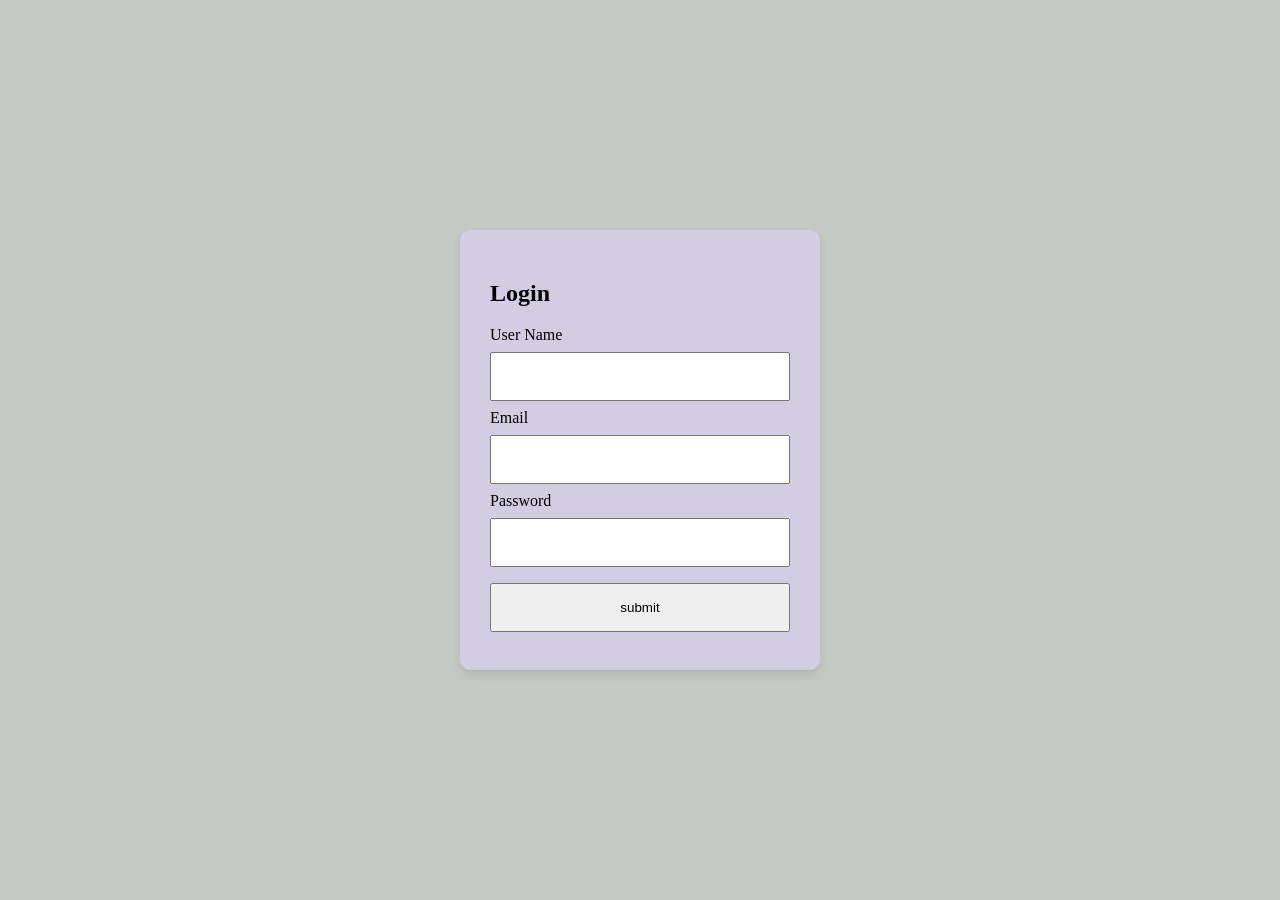
<file: Index.html>
<!DOCTYPE html>
<html>
<head>
    <title>Intern Management - Login</title>

    <style>
        body {
            font-family: 'Times New Roman', Times, serif;
            background-color: #c4c9c3;
            display: flex;
            justify-content: center;
            align-items: center;
            min-height: 100vh;
            margin: 0;
        }

        form {
            width: 300px;
            padding: 30px;
            background-color: rgb(210, 205, 224);
            border-radius: 10px;
            box-shadow: 0 4px 10px rgba(0, 0, 0, 0.1);
        }

        input, button {
            width: 100%;
            padding: 15px;
            margin: 8px 0;
            box-sizing: border-box;
        }
    </style>
</head>

<body>
    <form action="intern.php" method="POST">

        <h2>Login</h2>

        <label for="username">User Name</label>
        <input type="text" id="username"
               name="username" required>

        <label for="email">Email</label>
        <input type="email" id="email"
               name="email" required>

        <label for="password">Password</label>
        <input type="password" id="password"
               name="password" required>

        <button type="submit" name="sub" value="sub">submit</button>

    </form>
</body>
</html>
</file>
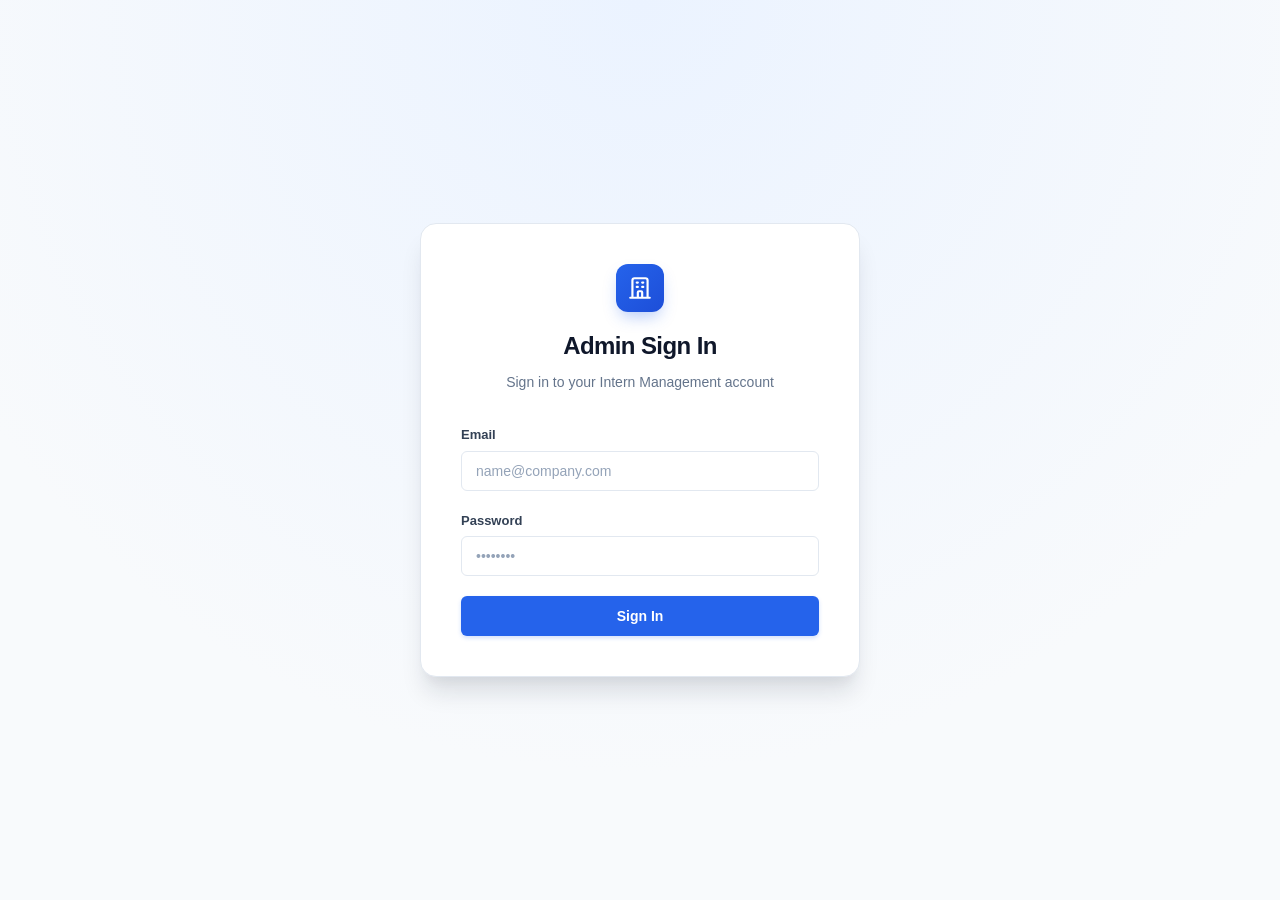
<file: adminlogin.html>
<!DOCTYPE html>
<html lang="en">
<head>
    <meta charset="UTF-8">
    <meta name="viewport" content="width=device-width, initial-scale=1.0">
    <title>Sign In - Intern Management System</title>
    <link rel="stylesheet" href="style.css">
</head>
<body>
    <div class="auth-wrapper">
        <div class="auth-card">
            <div class="auth-header">
                <div class="brand-badge">
                    <svg fill="none" stroke="currentColor" viewBox="0 0 24 24" xmlns="http://www.w3.org/2000/svg">
                        <path stroke-linecap="round" stroke-linejoin="round" stroke-width="2" d="M19 21V5a2 2 0 00-2-2H7a2 2 0 00-2 2v16m14 0h2m-2 0h-5m-9 0H3m2 0h5M9 7h1m-1 4h1m4-4h1m-1 4h1m-5 10v-5a1 1 0 011-1h2a1 1 0 011 1v5m-4 0h4"></path>
                    </svg>
                </div>
                <h2>Admin Sign In</h2>
                <p>Sign in to your Intern Management account</p>
            </div>

            <form action="adminlogin.php" method="POST">
                <div class="form-group">
                    <label for="email">Email</label>
                    <input type="email" id="email" name="email" class="form-control" placeholder="name@company.com" required autocomplete="email">
                </div>

                <div class="form-group">
                    <label for="password">Password</label>
                    <input type="password" id="password" name="password" class="form-control" placeholder="••••••••" required autocomplete="current-password">
                </div>

                <button type="submit" name="sub" value="sub" class="btn btn-primary btn-block">
                    Sign In
                </button>
            </form>

            
        </div>
    </div>
</body>
</html>
</file>
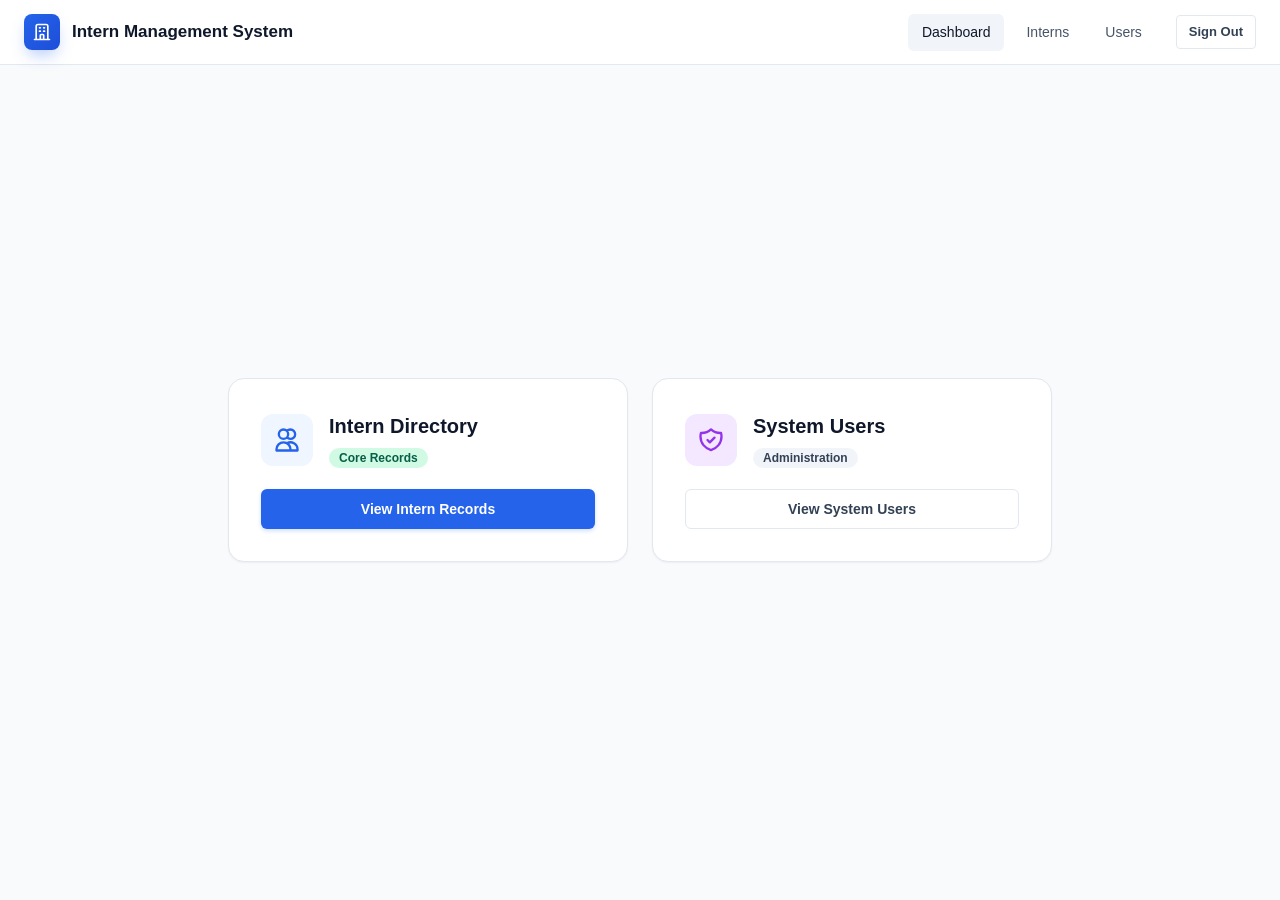
<file: dashboard.html>
<!DOCTYPE html>
<html lang="en">

<head>
    <meta charset="UTF-8">
    <meta name="viewport" content="width=device-width, initial-scale=1.0">
    <title>Intern Dashboard </title>
    <link rel="stylesheet" href="style.css">

    <style>
        body {
            margin: 0;
            min-height: 100vh;
        }

        .dashboard-main {
            min-height: calc(100vh - 90px);
            display: flex;
            justify-content: center;
            align-items: center;
            padding: 30px 20px;
            box-sizing: border-box;
        }

        .dashboard-hero {
            background: linear-gradient(135deg, #1e293b 0%, #0f172a 100%);
            color: #ffffff;
            border-radius: var(--radius-lg);
            padding: 40px;
            margin-bottom: 32px;
            box-shadow: var(--shadow-lg);
            position: relative;
            overflow: hidden;
        }

        .dashboard-hero::after {
            content: '';
            position: absolute;
            top: -50%;
            right: -10%;
            width: 360px;
            height: 360px;
            background: radial-gradient(
                circle,
                rgba(37, 99, 235, 0.25) 0%,
                rgba(37, 99, 235, 0) 70%
            );
            border-radius: 50%;
            pointer-events: none;
        }

        .hero-title {
            font-size: 28px;
            font-weight: 700;
            margin-bottom: 8px;
            letter-spacing: -0.02em;
        }

        .hero-subtitle {
            font-size: 15px;
            color: var(--slate-400);
            max-width: 600px;
            line-height: 1.6;
        }

        /* Center both module cards */
        .portal-grid {
            display: grid;
            grid-template-columns: repeat(2, minmax(0, 400px));
            justify-content: center;
            align-items: stretch;
            gap: 24px;
            width: 100%;
            max-width: 850px;
            margin: 0 auto;
        }

        .module-card {
            background: var(--card-bg);
            border: 1px solid var(--slate-200);
            border-radius: var(--radius-lg);
            padding: 32px;
            box-shadow: var(--shadow-sm);
            transition: all 0.2s ease-in-out;
            display: flex;
            flex-direction: column;
            justify-content: space-between;
        }

        .module-card:hover {
            box-shadow: var(--shadow-xl);
            transform: translateY(-3px);
            border-color: #cbd5e1;
        }

        .module-header {
            display: flex;
            align-items: center;
            gap: 16px;
            margin-bottom: 20px;
        }

        .module-icon {
            width: 52px;
            height: 52px;
            border-radius: 12px;
            display: flex;
            align-items: center;
            justify-content: center;
            flex-shrink: 0;
        }

        .icon-interns {
            background-color: var(--primary-light);
            color: var(--primary);
        }

        .icon-users {
            background-color: #f3e8ff;
            color: #9333ea;
        }

        .module-icon svg {
            width: 28px;
            height: 28px;
        }

        .module-title {
            font-size: 20px;
            font-weight: 700;
            color: var(--slate-900);
            margin-bottom: 4px;
        }

        .module-desc {
            font-size: 14px;
            color: var(--slate-500);
            line-height: 1.6;
            margin-bottom: 28px;
        }

        .module-actions {
            display: flex;
            gap: 12px;
            flex-wrap: wrap;
        }

        .stats-grid {
            display: grid;
            grid-template-columns: repeat(auto-fit, minmax(220px, 1fr));
            gap: 16px;
        }

        .stat-card {
            background: #ffffff;
            border: 1px solid var(--slate-200);
            border-radius: var(--radius-md);
            padding: 20px;
        }

        .stat-label {
            font-size: 12px;
            font-weight: 600;
            color: var(--slate-500);
            text-transform: uppercase;
            letter-spacing: 0.05em;
            margin-bottom: 6px;
        }

        .stat-value {
            font-size: 20px;
            font-weight: 700;
            color: var(--slate-900);
        }

        /* Responsive layout */
        @media (max-width: 850px) {
            .portal-grid {
                grid-template-columns: minmax(0, 400px);
            }

            .dashboard-main {
                padding: 30px 15px;
            }
        }
    </style>
</head>

<body>

    <!-- Navigation Header -->
    <header class="app-nav">
        <div class="nav-container">

            <a href="dashboard.html" class="nav-brand">

                <span class="brand-badge"
                      style="width: 36px; height: 36px; margin: 0; border-radius: 8px;">

                    <svg fill="none" stroke="currentColor"
                         viewBox="0 0 24 24"
                         style="width: 20px; height: 20px;">

                        <path stroke-linecap="round"
                              stroke-linejoin="round"
                              stroke-width="2"
                              d="M19 21V5a2 2 0 00-2-2H7a2 2 0 00-2 2v16m14 0h2m-2 0h-5m-9 0H3m2 0h5M9 7h1m-1 4h1m4-4h1m-1 4h1m-5 10v-5a1 1 0 011-1h2a1 1 0 011 1v5m-4 0h4">
                        </path>
                    </svg>

                </span>

                <span>Intern Management System</span>
            </a>

            <nav class="nav-links">
                <a href="dashboard.html" class="nav-link active">
                    Dashboard
                </a>

                <a href="view_interninfo.php" class="nav-link">
                    Interns
                </a>

                <a href="view_userinfo.php" class="nav-link">
                    Users
                </a>

                <a href="login.html"
                   class="btn btn-secondary btn-sm"
                   style="margin-left: 12px;">
                    Sign Out
                </a>
            </nav>

        </div>
    </header>


    <!-- Main Dashboard Content -->
    <main class="dashboard-main">

        <div class="portal-grid">

            <!-- Intern Module Card -->
            <div class="module-card">

                <div>
                    <div class="module-header">

                        <div class="module-icon icon-interns">

                            <svg fill="none"
                                 stroke="currentColor"
                                 viewBox="0 0 24 24">

                                <path stroke-linecap="round"
                                      stroke-linejoin="round"
                                      stroke-width="2"
                                      d="M12 4.354a4 4 0 110 5.292M15 21H3v-1a6 6 0 0112 0v1zm0 0h6v-1a6 6 0 00-9-5.197M13 7a4 4 0 11-8 0 4 4 0 018 0z">
                                </path>
                            </svg>

                        </div>

                        <div>
                            <h2 class="module-title">
                                Intern Directory
                            </h2>

                            <span class="badge badge-active">
                                Core Records
                            </span>
                        </div>

                    </div>
                </div>

                <div class="module-actions">

                    <form action="view_interninfo.php"
                          style="margin: 0; flex: 1;">

                        <button type="submit"
                                class="btn btn-primary btn-block">
                            View Intern Records
                        </button>

                    </form>


                </div>

            </div>


            <!-- User Module Card -->
            <div class="module-card">

                <div>
                    <div class="module-header">

                        <div class="module-icon icon-users">

                            <svg fill="none"
                                 stroke="currentColor"
                                 viewBox="0 0 24 24">

                                <path stroke-linecap="round"
                                      stroke-linejoin="round"
                                      stroke-width="2"
                                      d="M9 12l2 2 4-4m5.618-4.016A11.955 11.955 0 0112 2.944a11.955 11.955 0 01-8.618 3.04A12.02 12.02 0 003 9c0 5.591 3.824 10.29 9 11.622 5.176-1.332 9-6.03 9-11.622 0-1.042-.133-2.052-.382-3.016z">
                                </path>
                            </svg>

                        </div>

                        <div>
                            <h2 class="module-title">
                                System Users
                            </h2>

                            <span class="badge"
                                  style="background-color: #f1f5f9; color: var(--slate-700);">
                                Administration
                            </span>
                        </div>

                    </div>
                </div>

                <div class="module-actions">

                    <form action="view_userinfo.php"
                          style="margin: 0; width: 100%;">

                        <button type="submit"
                                class="btn btn-secondary btn-block">
                            View System Users
                        </button>

                    </form>

                </div>

            </div>

        </div>

    </main>

</body>
</html>
</file>
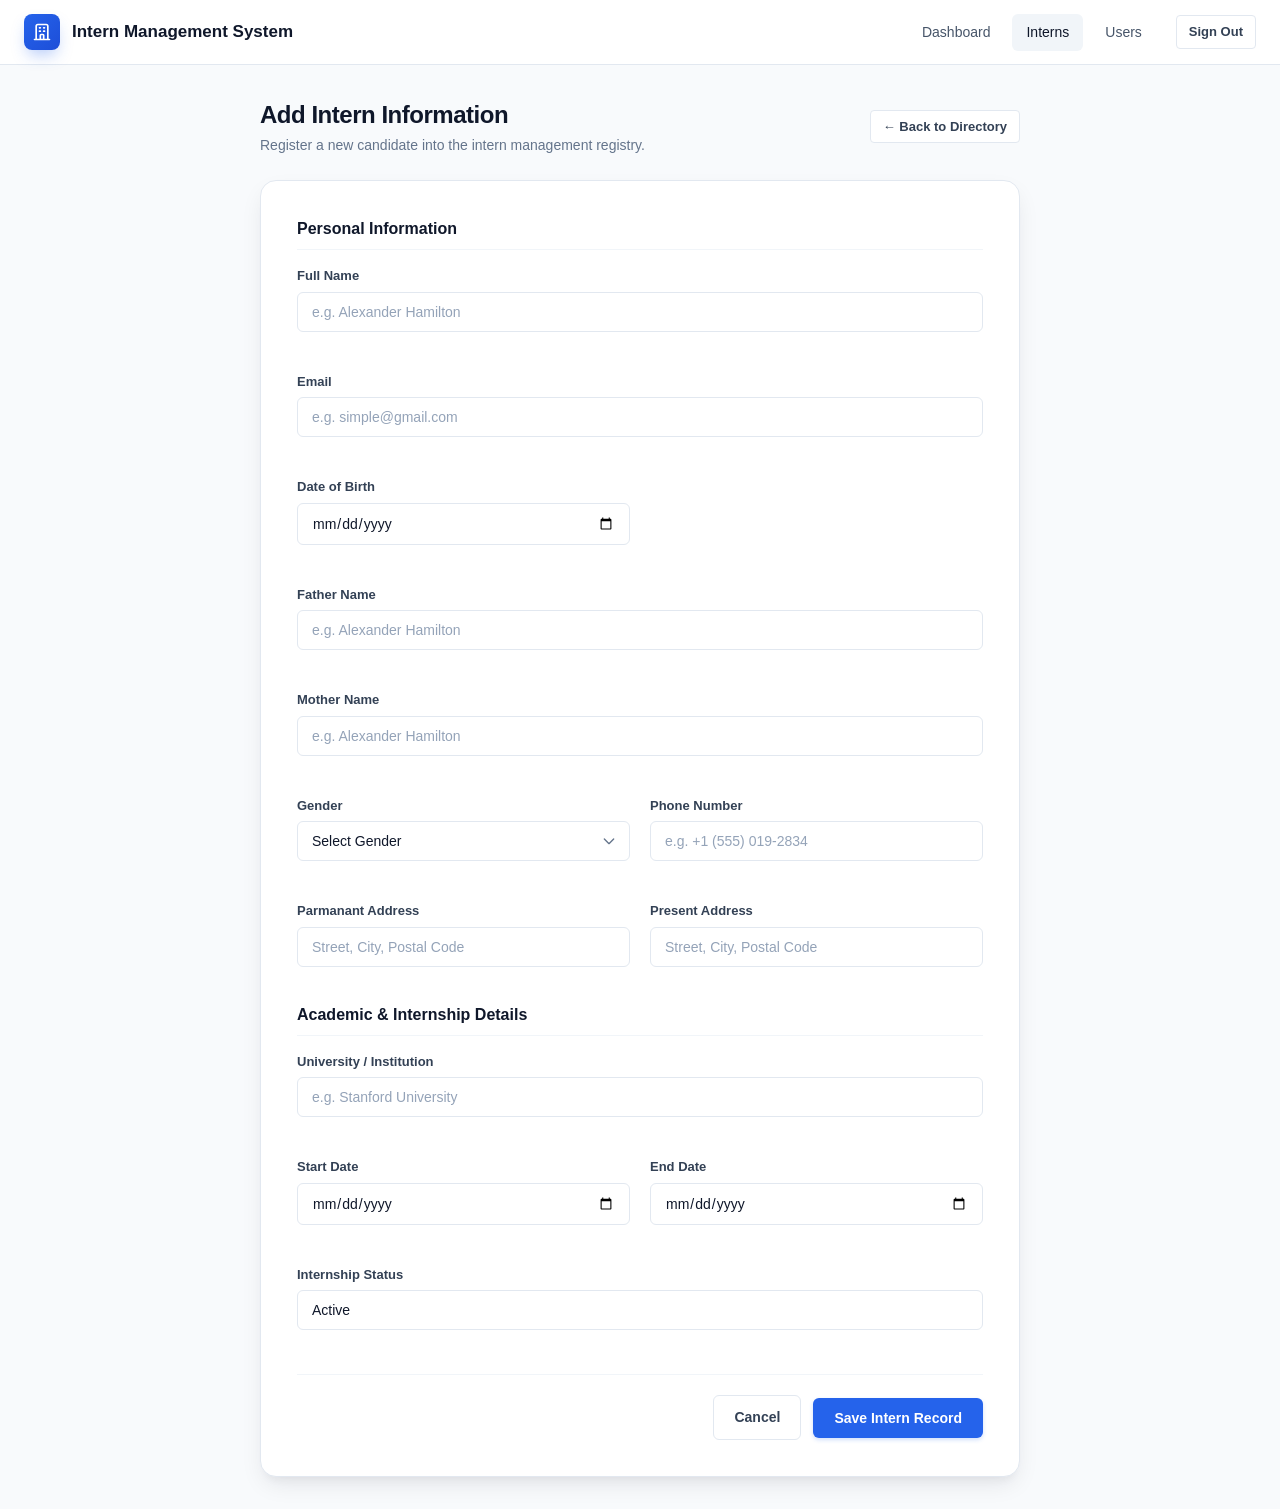
<file: intern_info.html>
<!DOCTYPE html>
<html lang="en">
<head>
    <meta charset="UTF-8">
    <meta name="viewport" content="width=device-width, initial-scale=1.0">
    <title>Add Intern Information - Intern Management System</title>
    <link rel="stylesheet" href="style.css">
    <style>
        .form-section-title {
            font-size: 16px;
            font-weight: 700;
            color: var(--slate-900);
            margin-bottom: 16px;
            padding-bottom: 8px;
            border-bottom: 1px solid var(--slate-100);
        }

        .form-actions {
            display: flex;
            align-items: center;
            justify-content: flex-end;
            gap: 12px;
            margin-top: 24px;
            padding-top: 20px;
            border-top: 1px solid var(--slate-100);
        }
    </style>
</head>
<body>

    <!-- Navigation Header -->
    <header class="app-nav">
        <div class="nav-container">
            <a href="logi.html" class="nav-brand">
                <span class="brand-badge" style="width: 36px; height: 36px; margin: 0; border-radius: 8px;">
                    <svg fill="none" stroke="currentColor" viewBox="0 0 24 24" style="width: 20px; height: 20px;">
                        <path stroke-linecap="round" stroke-linejoin="round" stroke-width="2" d="M19 21V5a2 2 0 00-2-2H7a2 2 0 00-2 2v16m14 0h2m-2 0h-5m-9 0H3m2 0h5M9 7h1m-1 4h1m4-4h1m-1 4h1m-5 10v-5a1 1 0 011-1h2a1 1 0 011 1v5m-4 0h4"></path>
                    </svg>
                </span>
                <span>Intern Management System</span>
            </a>
            <nav class="nav-links">
                <a href="logi.html" class="nav-link">Dashboard</a>
                <a href="view_interns.php" class="nav-link active">Interns</a>
                <a href="viewuser.php" class="nav-link">Users</a>
                <a href="login.html" class="btn btn-secondary btn-sm" style="margin-left: 12px;">Sign Out</a>
            </nav>
        </div>
    </header>

    <main class="app-container">
        <div class="page-header" style="max-width: 760px; margin: 0 auto 24px auto;">
            <div>
                <h1 class="page-title">Add Intern Information</h1>
                <p class="page-subtitle">Register a new candidate into the intern management registry.</p>
            </div>
            <div>
                <a href="view_interns.php" class="btn btn-secondary btn-sm">
                    &larr; Back to Directory
                </a>
            </div>
        </div>

        <div class="form-card">
            <form action="interntable.php" method="POST">
                
                <div class="form-section-title">Personal Information</div>
                
                <div class="form-grid">
                    <div class="form-group col-span-2">
                        <label for="username">Full Name</label>
                        <input type="text" id="username" name="username" class="form-control" placeholder="e.g. Alexander Hamilton" required>
                    </div>
                     <div class="form-group col-span-2">
                        <label for="email">Email</label>
                        <input type="email" id="email" name="email" class="form-control" placeholder="e.g. simple@gmail.com" required>
                    </div>

                    <div class="form-group">
                        <label for="dob">Date of Birth</label>
                        <input type="date" id="dob" name="dob" class="form-control" required>
                    </div>
                    <div class="form-group col-span-2">
                        <label for="username">Father Name</label>
                        <input type="text" id="fathername" name="fathername" class="form-control" placeholder="e.g. Alexander Hamilton" required>
                    </div>
                    <div class="form-group col-span-2">
                        <label for="username">Mother Name</label>
                        <input type="text" id="mothername" name="mothername" class="form-control" placeholder="e.g. Alexander Hamilton" required>
                    </div>

                    <div class="form-group">
                        <label for="gender">Gender</label>
                        <select id="gender" name="gender" class="form-control" required>
                            <option value="">Select Gender</option>
                            <option value="Male">Male</option>
                            <option value="Female">Female</option>
                            <option value="Other">Other</option>
                        </select>
                    </div>


                    <div class="form-group">
                        <label for="phone">Phone Number</label>
                        <input type="text" id="phone" name="phone" class="form-control" placeholder="e.g. +1 (555) 019-2834" required>
                    </div>

                    <div class="form-group">
                        <label for="address">Parmanant Address</label>
                        <input type="text" id="Permanantadd" name="Permanantadd" class="form-control" placeholder="Street, City, Postal Code" required>
                    </div>
                    <div class="form-group">
                        <label for="address">Present Address</label>
                        <input type="text" id="presentadd" name="presentadd" class="form-control" placeholder="Street, City, Postal Code" required>
                    </div>
                </div>

                <div class="form-section-title" style="margin-top: 16px;">Academic & Internship Details</div>

                <div class="form-grid">
                    <div class="form-group col-span-2">
                        <label for="university">University / Institution</label>
                        <input type="text" id="university" name="university" class="form-control" placeholder="e.g. Stanford University" required>
                    </div>

                    <div class="form-group">
                        <label for="start_date">Start Date</label>
                        <input type="date" id="start_date" name="start_date" class="form-control" required>
                    </div>

                    <div class="form-group">
                        <label for="end_date">End Date</label>
                        <input type="date" id="end_date" name="end_date" class="form-control" required>
                    </div>

                    <div class="form-group col-span-2">
                        <label for="status">Internship Status</label>
                        <input type="text" id="status" name="status" class="form-control" value="Active" required>
                    </div>
                </div>

                <div class="form-actions">
                    <a href="view_interns.php" class="btn btn-secondary">Cancel</a>
                    
                    <button type="submit" name="sub" value="sub" class="btn btn-primary">
                        Save Intern Record
                    </button>
                </div>

            </form>
        </div>
    </main>

</body>
</html>
</file>
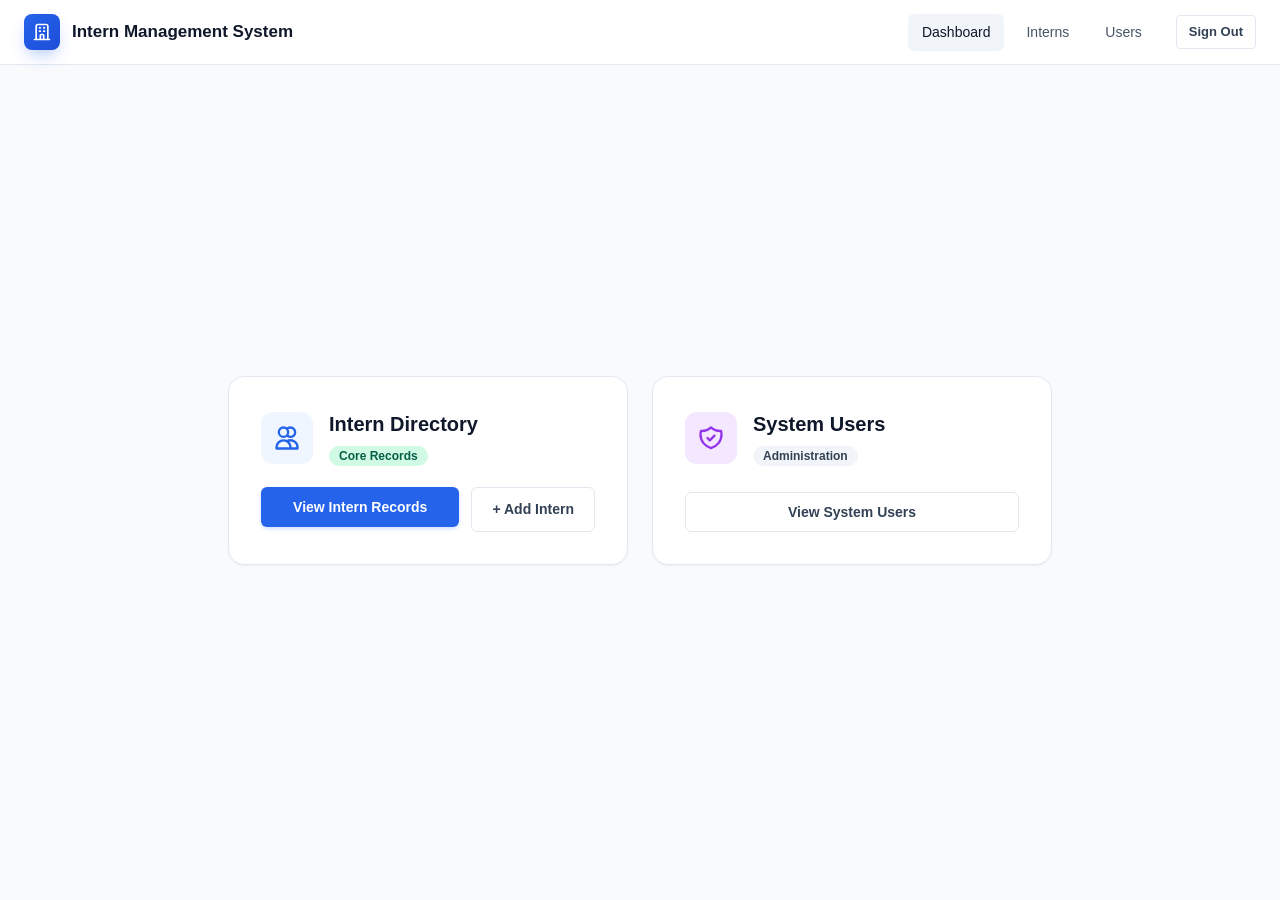
<file: logi.html>
<!DOCTYPE html>
<html lang="en">

<head>
    <meta charset="UTF-8">
    <meta name="viewport" content="width=device-width, initial-scale=1.0">
    <title>Dashboard - Intern Management System</title>
    <link rel="stylesheet" href="style.css">

    <style>
        body {
            margin: 0;
            min-height: 100vh;
        }

        .dashboard-main {
            min-height: calc(100vh - 90px);
            display: flex;
            justify-content: center;
            align-items: center;
            padding: 30px 20px;
            box-sizing: border-box;
        }

        .dashboard-hero {
            background: linear-gradient(135deg, #1e293b 0%, #0f172a 100%);
            color: #ffffff;
            border-radius: var(--radius-lg);
            padding: 40px;
            margin-bottom: 32px;
            box-shadow: var(--shadow-lg);
            position: relative;
            overflow: hidden;
        }

        .dashboard-hero::after {
            content: '';
            position: absolute;
            top: -50%;
            right: -10%;
            width: 360px;
            height: 360px;
            background: radial-gradient(
                circle,
                rgba(37, 99, 235, 0.25) 0%,
                rgba(37, 99, 235, 0) 70%
            );
            border-radius: 50%;
            pointer-events: none;
        }

        .hero-title {
            font-size: 28px;
            font-weight: 700;
            margin-bottom: 8px;
            letter-spacing: -0.02em;
        }

        .hero-subtitle {
            font-size: 15px;
            color: var(--slate-400);
            max-width: 600px;
            line-height: 1.6;
        }

        /* Center both module cards */
        .portal-grid {
            display: grid;
            grid-template-columns: repeat(2, minmax(0, 400px));
            justify-content: center;
            align-items: stretch;
            gap: 24px;
            width: 100%;
            max-width: 850px;
            margin: 0 auto;
        }

        .module-card {
            background: var(--card-bg);
            border: 1px solid var(--slate-200);
            border-radius: var(--radius-lg);
            padding: 32px;
            box-shadow: var(--shadow-sm);
            transition: all 0.2s ease-in-out;
            display: flex;
            flex-direction: column;
            justify-content: space-between;
        }

        .module-card:hover {
            box-shadow: var(--shadow-xl);
            transform: translateY(-3px);
            border-color: #cbd5e1;
        }

        .module-header {
            display: flex;
            align-items: center;
            gap: 16px;
            margin-bottom: 20px;
        }

        .module-icon {
            width: 52px;
            height: 52px;
            border-radius: 12px;
            display: flex;
            align-items: center;
            justify-content: center;
            flex-shrink: 0;
        }

        .icon-interns {
            background-color: var(--primary-light);
            color: var(--primary);
        }

        .icon-users {
            background-color: #f3e8ff;
            color: #9333ea;
        }

        .module-icon svg {
            width: 28px;
            height: 28px;
        }

        .module-title {
            font-size: 20px;
            font-weight: 700;
            color: var(--slate-900);
            margin-bottom: 4px;
        }

        .module-desc {
            font-size: 14px;
            color: var(--slate-500);
            line-height: 1.6;
            margin-bottom: 28px;
        }

        .module-actions {
            display: flex;
            gap: 12px;
            flex-wrap: wrap;
        }

        .stats-grid {
            display: grid;
            grid-template-columns: repeat(auto-fit, minmax(220px, 1fr));
            gap: 16px;
        }

        .stat-card {
            background: #ffffff;
            border: 1px solid var(--slate-200);
            border-radius: var(--radius-md);
            padding: 20px;
        }

        .stat-label {
            font-size: 12px;
            font-weight: 600;
            color: var(--slate-500);
            text-transform: uppercase;
            letter-spacing: 0.05em;
            margin-bottom: 6px;
        }

        .stat-value {
            font-size: 20px;
            font-weight: 700;
            color: var(--slate-900);
        }

        /* Responsive layout */
        @media (max-width: 850px) {
            .portal-grid {
                grid-template-columns: minmax(0, 400px);
            }

            .dashboard-main {
                padding: 30px 15px;
            }
        }
    </style>
</head>

<body>

    <!-- Navigation Header -->
    <header class="app-nav">
        <div class="nav-container">

            <a href="logi.html" class="nav-brand">

                <span class="brand-badge"
                      style="width: 36px; height: 36px; margin: 0; border-radius: 8px;">

                    <svg fill="none" stroke="currentColor"
                         viewBox="0 0 24 24"
                         style="width: 20px; height: 20px;">

                        <path stroke-linecap="round"
                              stroke-linejoin="round"
                              stroke-width="2"
                              d="M19 21V5a2 2 0 00-2-2H7a2 2 0 00-2 2v16m14 0h2m-2 0h-5m-9 0H3m2 0h5M9 7h1m-1 4h1m4-4h1m-1 4h1m-5 10v-5a1 1 0 011-1h2a1 1 0 011 1v5m-4 0h4">
                        </path>
                    </svg>

                </span>

                <span>Intern Management System</span>
            </a>

            <nav class="nav-links">
                <a href="logi.html" class="nav-link active">
                    Dashboard
                </a>

                <a href="view_interns.php" class="nav-link">
                    Interns
                </a>

                <a href="viewuser.php" class="nav-link">
                    Users
                </a>

                <a href="login.html"
                   class="btn btn-secondary btn-sm"
                   style="margin-left: 12px;">
                    Sign Out
                </a>
            </nav>

        </div>
    </header>


    <!-- Main Dashboard Content -->
    <main class="dashboard-main">

        <div class="portal-grid">

            <!-- Intern Module Card -->
            <div class="module-card">

                <div>
                    <div class="module-header">

                        <div class="module-icon icon-interns">

                            <svg fill="none"
                                 stroke="currentColor"
                                 viewBox="0 0 24 24">

                                <path stroke-linecap="round"
                                      stroke-linejoin="round"
                                      stroke-width="2"
                                      d="M12 4.354a4 4 0 110 5.292M15 21H3v-1a6 6 0 0112 0v1zm0 0h6v-1a6 6 0 00-9-5.197M13 7a4 4 0 11-8 0 4 4 0 018 0z">
                                </path>
                            </svg>

                        </div>

                        <div>
                            <h2 class="module-title">
                                Intern Directory
                            </h2>

                            <span class="badge badge-active">
                                Core Records
                            </span>
                        </div>

                    </div>
                </div>

                <div class="module-actions">

                    <form action="view_interns.php"
                          style="margin: 0; flex: 1;">

                        <button type="submit"
                                class="btn btn-primary btn-block">
                            View Intern Records
                        </button>

                    </form>

                    <a href="intern_info.html"
                       class="btn btn-secondary">
                        + Add Intern
                    </a>

                </div>

            </div>


            <!-- User Module Card -->
            <div class="module-card">

                <div>
                    <div class="module-header">

                        <div class="module-icon icon-users">

                            <svg fill="none"
                                 stroke="currentColor"
                                 viewBox="0 0 24 24">

                                <path stroke-linecap="round"
                                      stroke-linejoin="round"
                                      stroke-width="2"
                                      d="M9 12l2 2 4-4m5.618-4.016A11.955 11.955 0 0112 2.944a11.955 11.955 0 01-8.618 3.04A12.02 12.02 0 003 9c0 5.591 3.824 10.29 9 11.622 5.176-1.332 9-6.03 9-11.622 0-1.042-.133-2.052-.382-3.016z">
                                </path>
                            </svg>

                        </div>

                        <div>
                            <h2 class="module-title">
                                System Users
                            </h2>

                            <span class="badge"
                                  style="background-color: #f1f5f9; color: var(--slate-700);">
                                Administration
                            </span>
                        </div>

                    </div>
                </div>

                <div class="module-actions">

                    <form action="viewuser.php"
                          style="margin: 0; width: 100%;">

                        <button type="submit"
                                class="btn btn-secondary btn-block">
                            View System Users
                        </button>

                    </form>

                </div>

            </div>

        </div>

    </main>

</body>
</html>
</file>
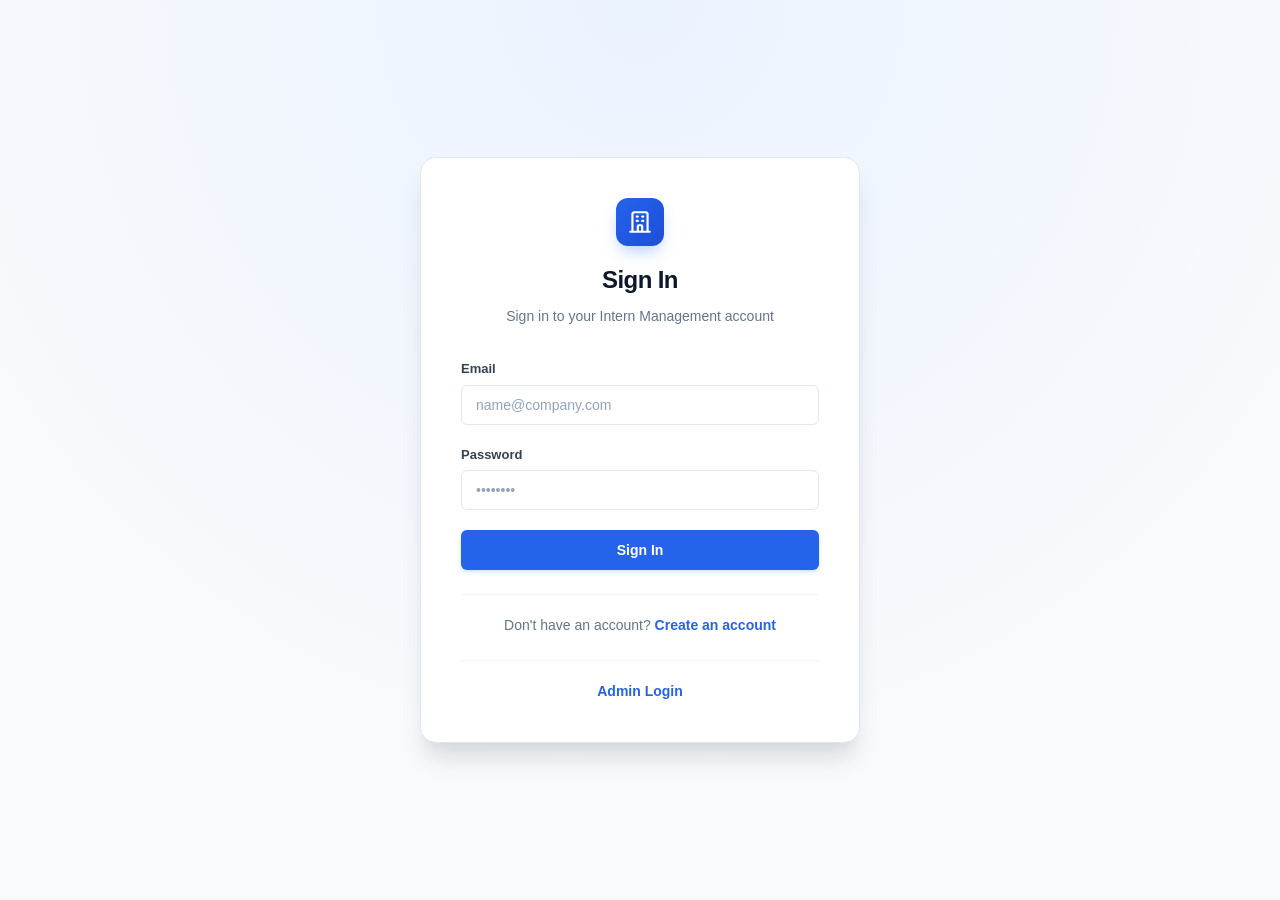
<file: login.html>
<!DOCTYPE html>
<html lang="en">
<head>
    <meta charset="UTF-8">
    <meta name="viewport" content="width=device-width, initial-scale=1.0">
    <title>Sign In - Intern Management System</title>
    <link rel="stylesheet" href="style.css">
</head>
<body>
    <div class="auth-wrapper">
        <div class="auth-card">
            <div class="auth-header">
                <div class="brand-badge">
                    <svg fill="none" stroke="currentColor" viewBox="0 0 24 24" xmlns="http://www.w3.org/2000/svg">
                        <path stroke-linecap="round" stroke-linejoin="round" stroke-width="2" d="M19 21V5a2 2 0 00-2-2H7a2 2 0 00-2 2v16m14 0h2m-2 0h-5m-9 0H3m2 0h5M9 7h1m-1 4h1m4-4h1m-1 4h1m-5 10v-5a1 1 0 011-1h2a1 1 0 011 1v5m-4 0h4"></path>
                    </svg>
                </div>
                <h2>Sign In</h2>
                <p>Sign in to your Intern Management account</p>
            </div>

            <form action="login.php" method="POST">
                <div class="form-group">
                    <label for="email">Email</label>
                    <input type="email" id="email" name="email" class="form-control" placeholder="name@company.com" required autocomplete="email">
                </div>

                <div class="form-group">
                    <label for="password">Password</label>
                    <input type="password" id="password" name="password" class="form-control" placeholder="••••••••" required autocomplete="current-password">
                </div>

                <button type="submit" name="sub" value="sub" class="btn btn-primary btn-block">
                    Sign In
                </button>
            </form>

            <div class="auth-footer">
                <p>Don't have an account? <a href="Register.html">Create an account</a></p>
            </div>
            <div class="auth-footer">
                <p> <a href="adminlogin.html">Admin Login</a></p>
            </div>
        </div>
    </div>
</body>
</html>
</file>
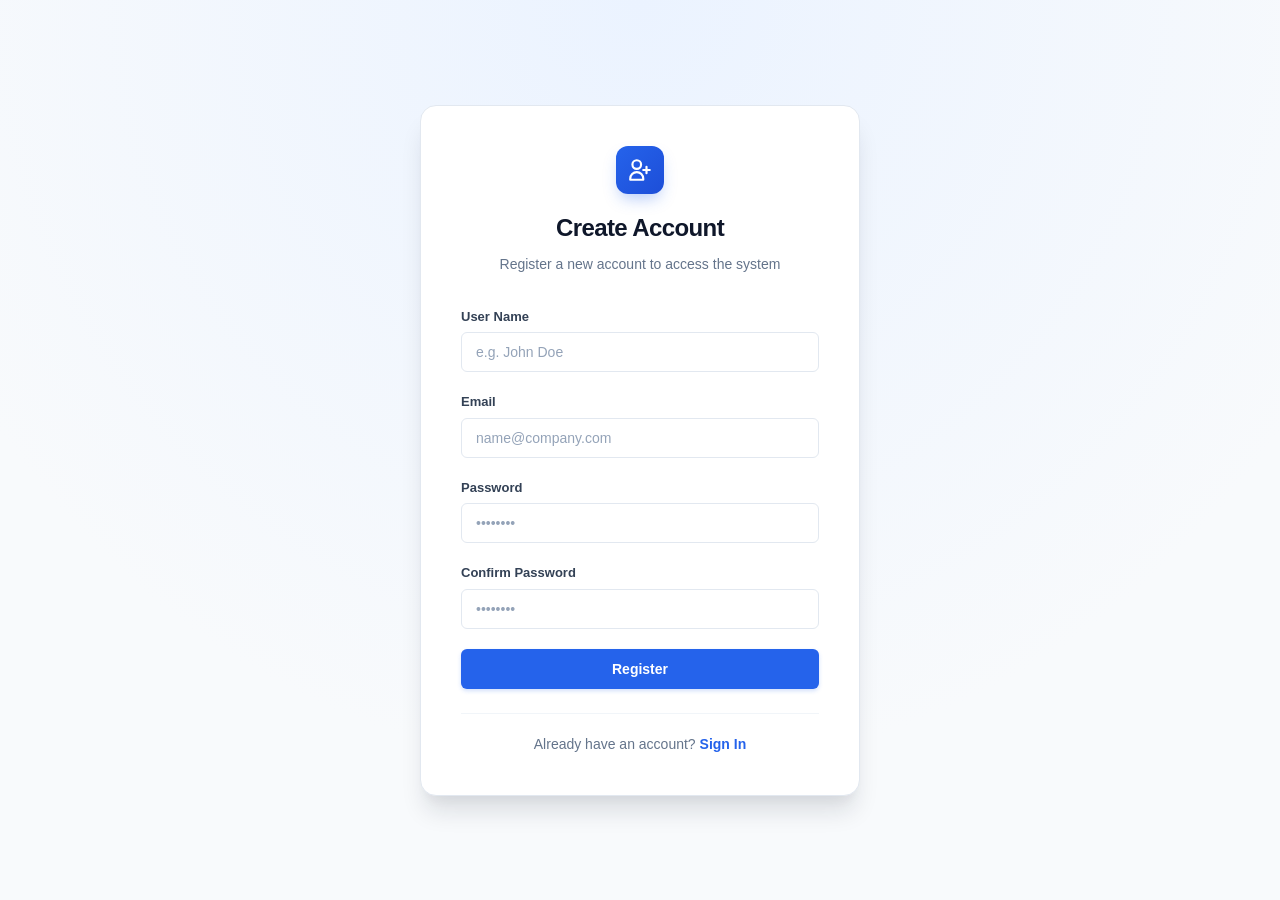
<file: Register.html>
<!DOCTYPE html>
<html lang="en">
<head>
    <meta charset="UTF-8">
    <meta name="viewport" content="width=device-width, initial-scale=1.0">
    <title>Create Account - Intern Management System</title>
    <link rel="stylesheet" href="style.css">
</head>
<body>
    <div class="auth-wrapper">
        <div class="auth-card">
            <div class="auth-header">
                <div class="brand-badge">
                    <svg fill="none" stroke="currentColor" viewBox="0 0 24 24" xmlns="http://www.w3.org/2000/svg">
                        <path stroke-linecap="round" stroke-linejoin="round" stroke-width="2" d="M18 9v3m0 0v3m0-3h3m-3 0h-3m-2-5a4 4 0 11-8 0 4 4 0 018 0zM3 20a6 6 0 0112 0v1H3v-1z"></path>
                    </svg>
                </div>
                <h2>Create Account</h2>
                <p>Register a new account to access the system</p>
            </div>

            <form action="intern.php" method="POST">
                <div class="form-group">
                    <label for="username">User Name</label>
                    <input type="text" id="username" name="username" class="form-control" placeholder="e.g. John Doe" required autocomplete="username">
                </div>

                <div class="form-group">
                    <label for="email">Email</label>
                    <input type="email" id="email" name="email" class="form-control" placeholder="name@company.com" required autocomplete="email">
                </div>

                <div class="form-group">
                    <label for="password">Password</label>
                    <input type="password" id="password" name="password" class="form-control" placeholder="••••••••" required autocomplete="new-password">
                </div>
                
                <div class="form-group">
                    <label for="password">Confirm Password</label>
                    <input type="password" id="confirmpassword" name="confirmpassword" class="form-control" placeholder="••••••••" required>
                </div>

                <button type="submit" name="sub" value="sub" class="btn btn-primary btn-block">
                    Register
                </button>
            </form>

            <div class="auth-footer">
                <p>Already have an account? <a href="login.html">Sign In</a></p>
            </div>
        </div>
    </div>
</body>
</html>
</file>
<file: style.css>
/* ==========================================================================
   Intern Management System (IMS) - Enterprise Theme
   ========================================================================== */

:root {
    --primary: #2563eb;
    --primary-hover: #1d4ed8;
    --primary-light: #eff6ff;
    --primary-ring: rgba(37, 99, 235, 0.2);
    
    --slate-900: #0f172a;
    --slate-800: #1e293b;
    --slate-700: #334155;
    --slate-600: #475569;
    --slate-500: #64748b;
    --slate-400: #94a3b8;
    --slate-200: #e2e8f0;
    --slate-100: #f1f5f9;
    --slate-50:  #f8fafc;
    
    --success: #10b981;
    --success-light: #d1fae5;
    --success-dark: #065f46;
    
    --danger: #ef4444;
    --danger-hover: #dc2626;
    --danger-light: #fee2e2;
    --danger-dark: #991b1b;
    
    --warning: #f59e0b;
    --warning-light: #fef3c7;
    
    --card-bg: #ffffff;
    --radius-sm: 6px;
    --radius-md: 10px;
    --radius-lg: 16px;
    
    --shadow-sm: 0 1px 2px 0 rgba(15, 23, 42, 0.05);
    --shadow-md: 0 4px 6px -1px rgba(15, 23, 42, 0.08), 0 2px 4px -2px rgba(15, 23, 42, 0.05);
    --shadow-lg: 0 10px 25px -5px rgba(15, 23, 42, 0.1), 0 8px 10px -6px rgba(15, 23, 42, 0.05);
    --shadow-xl: 0 20px 25px -5px rgba(15, 23, 42, 0.12), 0 10px 10px -5px rgba(15, 23, 42, 0.04);
    
    --font-sans: -apple-system, BlinkMacSystemFont, 'Segoe UI', Roboto, 'Helvetica Neue', Arial, sans-serif;
}

* {
    box-sizing: border-box;
    margin: 0;
    padding: 0;
}

body {
    font-family: var(--font-sans);
    background-color: var(--slate-50);
    color: var(--slate-800);
    line-height: 1.5;
    -webkit-font-smoothing: antialiased;
    -moz-osx-font-smoothing: grayscale;
}

/* ==========================================================================
   Center Container Layouts (Auth & Single Forms)
   ========================================================================== */
.auth-wrapper {
    min-height: 100vh;
    display: flex;
    align-items: center;
    justify-content: center;
    padding: 24px;
    background: radial-gradient(circle at 50% 0%, #ebf3ff 0%, #f8fafc 70%);
}

.auth-card {
    width: 100%;
    max-width: 440px;
    background: var(--card-bg);
    border-radius: var(--radius-lg);
    box-shadow: var(--shadow-xl);
    border: 1px solid var(--slate-200);
    padding: 40px;
}

.auth-header {
    text-align: center;
    margin-bottom: 32px;
}

.brand-badge {
    display: inline-flex;
    align-items: center;
    justify-content: center;
    width: 48px;
    height: 48px;
    background: linear-gradient(135deg, var(--primary) 0%, #1d4ed8 100%);
    color: #ffffff;
    border-radius: 12px;
    margin-bottom: 16px;
    box-shadow: 0 8px 16px -4px rgba(37, 99, 235, 0.35);
}

.brand-badge svg {
    width: 26px;
    height: 26px;
}

.auth-header h1, .auth-header h2 {
    font-size: 24px;
    font-weight: 700;
    color: var(--slate-900);
    letter-spacing: -0.025em;
    margin-bottom: 8px;
}

.auth-header p {
    font-size: 14px;
    color: var(--slate-500);
}

/* ==========================================================================
   Form Controls
   ========================================================================== */
.form-group {
    margin-bottom: 20px;
    display: flex;
    flex-direction: column;
}

.form-group label {
    font-size: 13px;
    font-weight: 600;
    color: var(--slate-700);
    margin-bottom: 6px;
    display: flex;
    justify-content: space-between;
}

.form-control {
    width: 100%;
    padding: 11px 14px;
    font-size: 14px;
    font-family: inherit;
    color: var(--slate-900);
    background-color: #ffffff;
    border: 1px solid var(--slate-200);
    border-radius: var(--radius-sm);
    transition: all 0.15s ease-in-out;
}

.form-control:focus {
    outline: none;
    border-color: var(--primary);
    box-shadow: 0 0 0 3px var(--primary-ring);
}

.form-control::placeholder {
    color: var(--slate-400);
}

select.form-control {
    appearance: none;
    background-image: url("data:image/svg+xml,%3Csvg xmlns='http://www.w3.org/2000/svg' fill='none' viewBox='0 0 24 24' stroke='%2364748b'%3E%3Cpath stroke-linecap='round' stroke-linejoin='round' stroke-width='2' d='M19 9l-7 7-7-7'%3E%3C/path%3E%3C/svg%3E");
    background-repeat: no-repeat;
    background-position: right 12px center;
    background-size: 16px;
    padding-right: 36px;
    cursor: pointer;
}

/* ==========================================================================
   Buttons
   ========================================================================== */
.btn {
    display: inline-flex;
    align-items: center;
    justify-content: center;
    gap: 8px;
    padding: 11px 20px;
    font-size: 14px;
    font-weight: 600;
    font-family: inherit;
    border-radius: var(--radius-sm);
    border: 1px solid transparent;
    cursor: pointer;
    text-decoration: none;
    transition: all 0.15s ease-in-out;
}

.btn-primary {
    background-color: var(--primary);
    color: #ffffff;
    box-shadow: 0 2px 4px rgba(37, 99, 235, 0.2);
}

.btn-primary:hover {
    background-color: var(--primary-hover);
    box-shadow: 0 4px 8px rgba(37, 99, 235, 0.25);
    transform: translateY(-1px);
}

.btn-secondary {
    background-color: #ffffff;
    color: var(--slate-700);
    border-color: var(--slate-200);
}

.btn-secondary:hover {
    background-color: var(--slate-100);
    color: var(--slate-900);
}

.btn-danger {
    background-color: var(--danger);
    color: #ffffff;
}

.btn-danger:hover {
    background-color: var(--danger-hover);
}

.btn-block {
    width: 100%;
}

.btn-sm {
    padding: 6px 12px;
    font-size: 13px;
    border-radius: 4px;
}

/* Auth Footer */
.auth-footer {
    text-align: center;
    margin-top: 24px;
    padding-top: 20px;
    border-top: 1px solid var(--slate-100);
    font-size: 14px;
    color: var(--slate-500);
}

.auth-footer a {
    color: var(--primary);
    text-decoration: none;
    font-weight: 600;
}

.auth-footer a:hover {
    text-decoration: underline;
}

/* ==========================================================================
   Application Shell (Navbar, App Container, Header)
   ========================================================================== */
.app-nav {
    background: #ffffff;
    border-bottom: 1px solid var(--slate-200);
    position: sticky;
    top: 0;
    z-index: 100;
}

.nav-container {
    max-width: 1280px;
    margin: 0 auto;
    padding: 0 24px;
    height: 64px;
    display: flex;
    align-items: center;
    justify-content: space-between;
}

.nav-brand {
    display: flex;
    align-items: center;
    gap: 12px;
    text-decoration: none;
    color: var(--slate-900);
    font-weight: 700;
    font-size: 17px;
}

.nav-links {
    display: flex;
    align-items: center;
    gap: 8px;
}

.nav-link {
    display: inline-flex;
    align-items: center;
    gap: 6px;
    padding: 8px 14px;
    border-radius: var(--radius-sm);
    color: var(--slate-600);
    text-decoration: none;
    font-size: 14px;
    font-weight: 500;
    transition: all 0.15s ease;
}

.nav-link:hover, .nav-link.active {
    background-color: var(--slate-100);
    color: var(--slate-900);
}

.app-container {
    max-width: 1280px;
    margin: 32px auto;
    padding: 0 24px;
}

.page-header {
    display: flex;
    align-items: center;
    justify-content: space-between;
    margin-bottom: 24px;
    flex-wrap: wrap;
    gap: 16px;
}

.page-title {
    font-size: 24px;
    font-weight: 700;
    color: var(--slate-900);
    letter-spacing: -0.02em;
}

.page-subtitle {
    font-size: 14px;
    color: var(--slate-500);
    margin-top: 2px;
}

/* ==========================================================================
   Data Table Component
   ========================================================================== */
.table-card {
    background: var(--card-bg);
    border-radius: var(--radius-md);
    border: 1px solid var(--slate-200);
    box-shadow: var(--shadow-sm);
    overflow: hidden;
}

.table-responsive {
    width: 100%;
    overflow-x: auto;
}

.data-table {
    width: 100%;
    border-collapse: collapse;
    text-align: left;
    font-size: 14px;
}

.data-table th {
    background-color: var(--slate-50);
    color: var(--slate-600);
    font-weight: 600;
    text-transform: uppercase;
    font-size: 12px;
    letter-spacing: 0.05em;
    padding: 14px 18px;
    border-bottom: 1px solid var(--slate-200);
    white-space: nowrap;
}

.data-table td {
    padding: 14px 18px;
    color: var(--slate-800);
    border-bottom: 1px solid var(--slate-100);
    vertical-align: middle;
}

.data-table tbody tr:last-child td {
    border-bottom: none;
}

.data-table tbody tr:hover {
    background-color: #fcfdfe;
}

/* Status Badge */
.badge {
    display: inline-flex;
    align-items: center;
    padding: 4px 10px;
    border-radius: 9999px;
    font-size: 12px;
    font-weight: 600;
    line-height: 1;
}

.badge-active, .badge-success {
    background-color: var(--success-light);
    color: var(--success-dark);
}

.badge-inactive, .badge-danger {
    background-color: var(--danger-light);
    color: var(--danger-dark);
}

.badge-warning {
    background-color: var(--warning-light);
    color: #92400e;
}

/* Action Group */
.action-group {
    display: flex;
    align-items: center;
    gap: 8px;
}

/* ==========================================================================
   Multi-column Form Layout
   ========================================================================== */
.form-card {
    max-width: 760px;
    margin: 0 auto;
    background: var(--card-bg);
    border-radius: var(--radius-lg);
    border: 1px solid var(--slate-200);
    box-shadow: var(--shadow-lg);
    padding: 36px;
}

.form-grid {
    display: grid;
    grid-template-columns: repeat(2, 1fr);
    gap: 20px;
}

.col-span-2 {
    grid-column: span 2;
}

@media (max-width: 640px) {
    .form-grid {
        grid-template-columns: 1fr;
    }
    .col-span-2 {
        grid-column: span 1;
    }
    .auth-card, .form-card {
        padding: 24px;
    }
}
</file>
